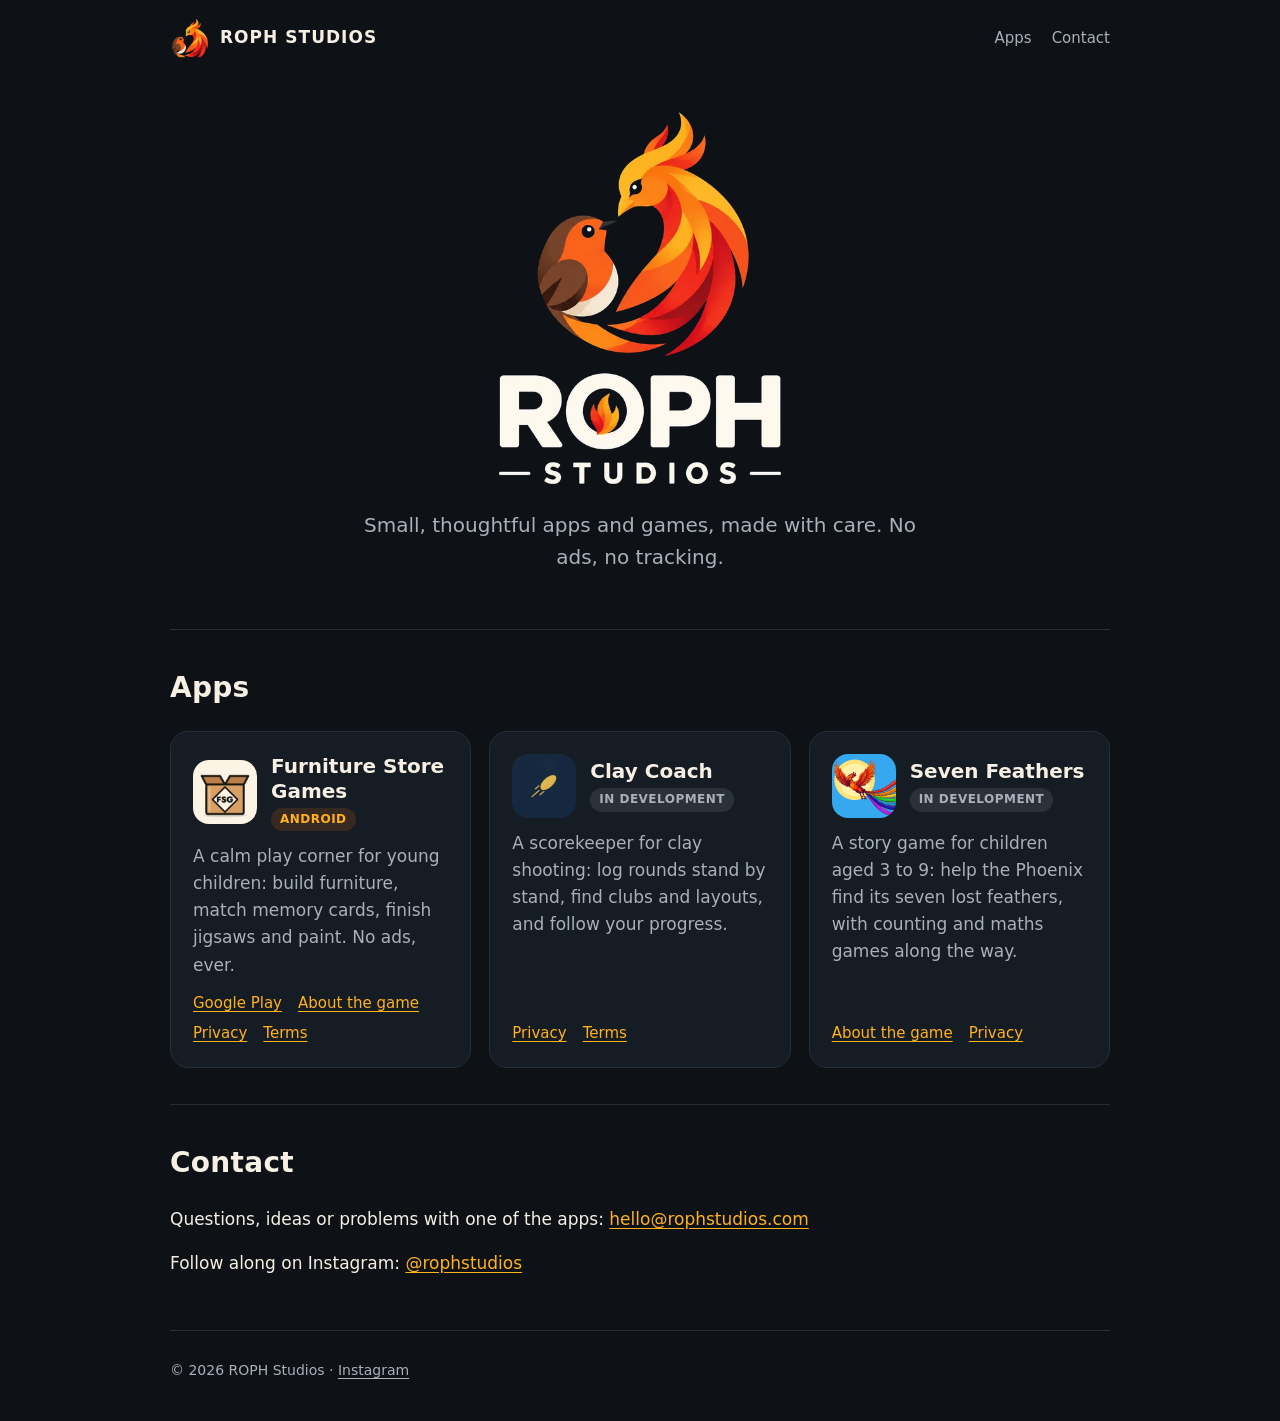
<file: index.html>
<!doctype html>
<html lang="en-GB">
<head>
  <meta charset="utf-8">
  <meta name="viewport" content="width=device-width, initial-scale=1">
  <title>ROPH Studios</title>
  <meta name="description" content="ROPH Studios makes small, thoughtful apps and games: Furniture Store Games, Clay Coach and Seven Feathers.">
  <meta property="og:type" content="website">
  <meta property="og:site_name" content="ROPH Studios">
  <meta property="og:title" content="ROPH Studios">
  <meta property="og:description" content="Small, thoughtful apps and games.">
  <meta property="og:url" content="https://rophstudios.com/">
  <meta property="og:image" content="https://rophstudios.com/assets/og-image.jpg">
  <meta property="og:image:width" content="1200">
  <meta property="og:image:height" content="630">
  <meta name="twitter:card" content="summary_large_image">
  <link rel="icon" href="/assets/favicon.png">
  <link rel="apple-touch-icon" href="/assets/apple-touch-icon.png">
  <link rel="stylesheet" href="/assets/site.css">
</head>
<body>
  <div class="wrap">
    <header class="site-head">
      <a class="brand" href="/"><img src="/assets/roph-emblem.webp" alt=""><span>ROPH STUDIOS</span></a>
      <nav><a href="#apps">Apps</a><a href="#contact">Contact</a></nav>
    </header>

    <div class="hero">
      <img src="/assets/roph-logo.webp" width="474" height="614" alt="ROPH Studios: a robin and a phoenix">
      <p>Small, thoughtful apps and games, made with care. No ads, no tracking.</p>
    </div>

    <section id="apps">
      <h2>Apps</h2>
      <div class="apps">
        <article class="app">
          <header>
            <img src="/assets/fsg-icon.png" alt="">
            <div><h3>Furniture Store Games</h3><span class="badge">Android</span></div>
          </header>
          <p>A calm play corner for young children: build furniture, match memory cards, finish jigsaws and paint. No ads, ever.</p>
          <div class="links"><a href="https://play.google.com/store/apps/details?id=com.rophstudios.furniture_store_games">Google Play</a><a href="/furniture-store-games/">About the game</a><a href="/furniture-store-games/privacy">Privacy</a><a href="/furniture-store-games/terms">Terms</a></div>
        </article>

        <article class="app">
          <header>
            <img src="/assets/clay-coach-icon.png" alt="">
            <div><h3>Clay Coach</h3><span class="badge wip">In development</span></div>
          </header>
          <p>A scorekeeper for clay shooting: log rounds stand by stand, find clubs and layouts, and follow your progress.</p>
          <div class="links"><a href="/clay-coach/privacy">Privacy</a><a href="/clay-coach/terms">Terms</a></div>
        </article>

        <article class="app">
          <header>
            <img src="/assets/seven-feathers-icon.png" alt="">
            <div><h3>Seven Feathers</h3><span class="badge wip">In development</span></div>
          </header>
          <p>A story game for children aged 3 to 9: help the Phoenix find its seven lost feathers, with counting and maths games along the way.</p>
          <div class="links"><a href="/seven-feathers/">About the game</a><a href="/seven-feathers/privacy">Privacy</a></div>
        </article>
      </div>
    </section>

    <section id="contact">
      <h2>Contact</h2>
      <p>Questions, ideas or problems with one of the apps: <a href="mailto:hello@rophstudios.com">hello@rophstudios.com</a></p>
      <p>Follow along on Instagram: <a href="https://www.instagram.com/rophstudios/">@rophstudios</a></p>
    </section>

    <footer>© 2026 ROPH Studios · <a href="https://www.instagram.com/rophstudios/">Instagram</a></footer>
  </div>
</body>
</html>
</file>
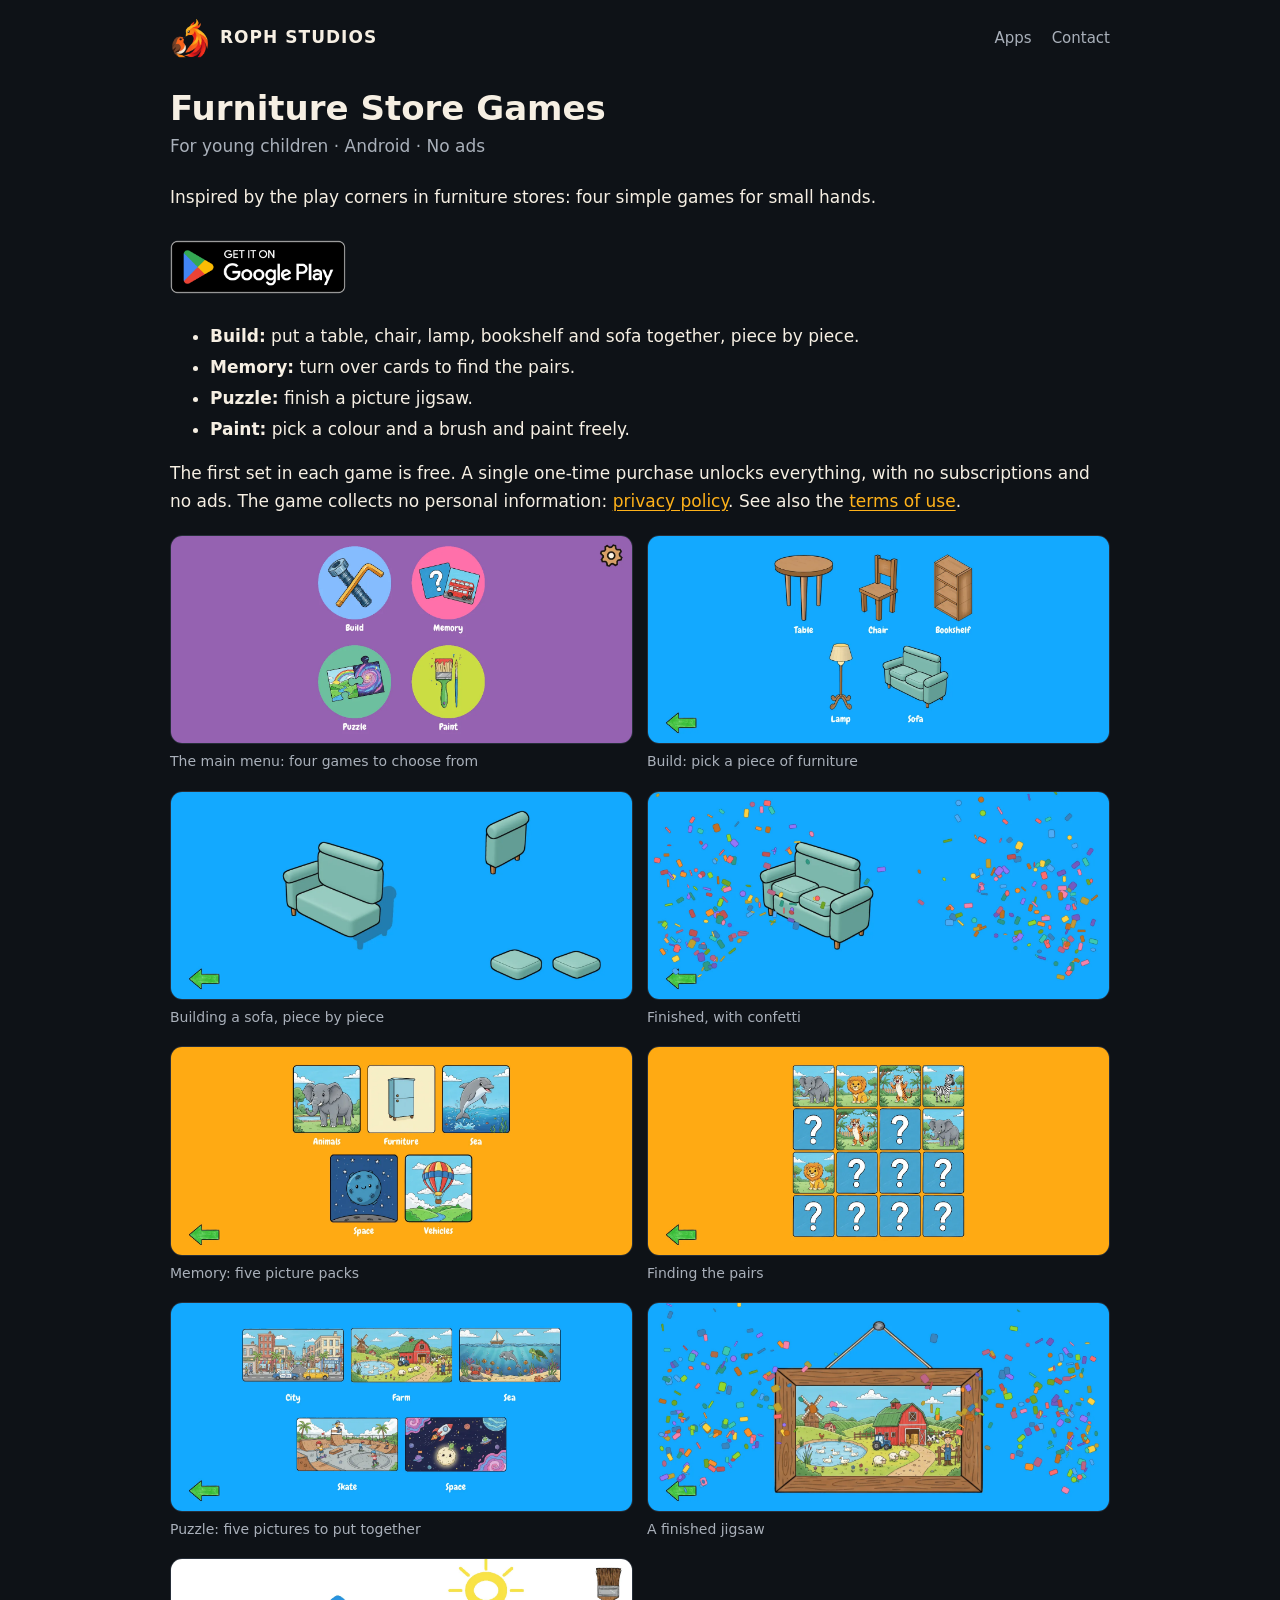
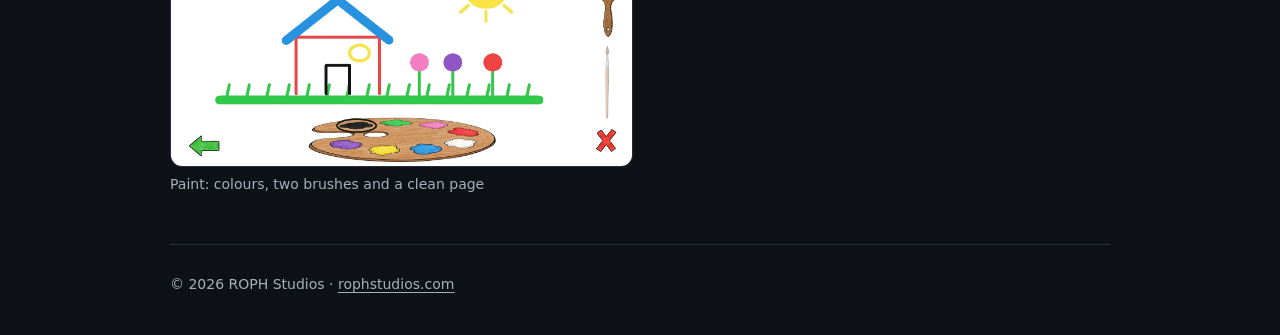
<file: furniture-store-games/index.html>
<!doctype html>
<html lang="en-GB">
<head>
  <meta charset="utf-8">
  <meta name="viewport" content="width=device-width, initial-scale=1">
  <title>Furniture Store Games</title>
  <meta name="description" content="A calm play corner for young children: build furniture, match memory cards, finish jigsaws and paint. No ads.">
  <meta property="og:type" content="website">
  <meta property="og:site_name" content="ROPH Studios">
  <meta property="og:title" content="Furniture Store Games">
  <meta property="og:description" content="A calm play corner for young children: build furniture, match memory cards, finish jigsaws and paint. No ads.">
  <meta property="og:url" content="https://rophstudios.com/furniture-store-games/">
  <meta property="og:image" content="https://rophstudios.com/assets/og-fsg.jpg">
  <meta property="og:image:width" content="1200">
  <meta property="og:image:height" content="630">
  <meta name="twitter:card" content="summary_large_image">
  <link rel="icon" href="/assets/favicon.png">
  <link rel="stylesheet" href="/assets/site.css">
</head>
<body>
  <div class="wrap">
    <header class="site-head">
      <a class="brand" href="/"><img src="/assets/roph-emblem.webp" alt=""><span>ROPH STUDIOS</span></a>
      <nav><a href="/#apps">Apps</a><a href="/#contact">Contact</a></nav>
    </header>

    <main class="doc" style="max-width: 980px">
      <h1>Furniture Store Games</h1>
      <p class="meta">For young children · Android · No ads</p>
      <p>Inspired by the play corners in furniture stores: four simple games for small hands.</p>
      <p class="store"><a href="https://play.google.com/store/apps/details?id=com.rophstudios.furniture_store_games"><img src="/assets/google-play-badge.png" width="646" height="250" alt="Get it on Google Play"></a></p>
      <ul>
        <li><strong>Build:</strong> put a table, chair, lamp, bookshelf and sofa together, piece by piece.</li>
        <li><strong>Memory:</strong> turn over cards to find the pairs.</li>
        <li><strong>Puzzle:</strong> finish a picture jigsaw.</li>
        <li><strong>Paint:</strong> pick a colour and a brush and paint freely.</li>
      </ul>
      <p>The first set in each game is free. A single one-time purchase unlocks everything, with no
        subscriptions and no ads. The game collects no personal information:
        <a href="/furniture-store-games/privacy">privacy policy</a>. See also the
        <a href="/furniture-store-games/terms">terms of use</a>.</p>

      <div class="shots">
        <figure><img src="/assets/fsg/menu.webp" width="1600" height="720" loading="lazy" alt="The main menu: four games to choose from"><figcaption>The main menu: four games to choose from</figcaption></figure>
        <figure><img src="/assets/fsg/build-select.webp" width="1600" height="720" loading="lazy" alt="Build: pick a piece of furniture"><figcaption>Build: pick a piece of furniture</figcaption></figure>
        <figure><img src="/assets/fsg/build-progress.webp" width="1600" height="720" loading="lazy" alt="Building a sofa, piece by piece"><figcaption>Building a sofa, piece by piece</figcaption></figure>
        <figure><img src="/assets/fsg/build-done.webp" width="1600" height="720" loading="lazy" alt="Finished, with confetti"><figcaption>Finished, with confetti</figcaption></figure>
        <figure><img src="/assets/fsg/memory-select.webp" width="1600" height="720" loading="lazy" alt="Memory: five picture packs"><figcaption>Memory: five picture packs</figcaption></figure>
        <figure><img src="/assets/fsg/memory.webp" width="1600" height="720" loading="lazy" alt="Finding the pairs"><figcaption>Finding the pairs</figcaption></figure>
        <figure><img src="/assets/fsg/puzzle-select.webp" width="1600" height="720" loading="lazy" alt="Puzzle: five pictures to put together"><figcaption>Puzzle: five pictures to put together</figcaption></figure>
        <figure><img src="/assets/fsg/puzzle-done.webp" width="1600" height="720" loading="lazy" alt="A finished jigsaw"><figcaption>A finished jigsaw</figcaption></figure>
        <figure><img src="/assets/fsg/paint.webp" width="1600" height="720" loading="lazy" alt="Paint: colours, two brushes and a clean page"><figcaption>Paint: colours, two brushes and a clean page</figcaption></figure>
      </div>
    </main>

    <footer>© 2026 ROPH Studios · <a href="/">rophstudios.com</a></footer>
  </div>
</body>
</html>
</file>
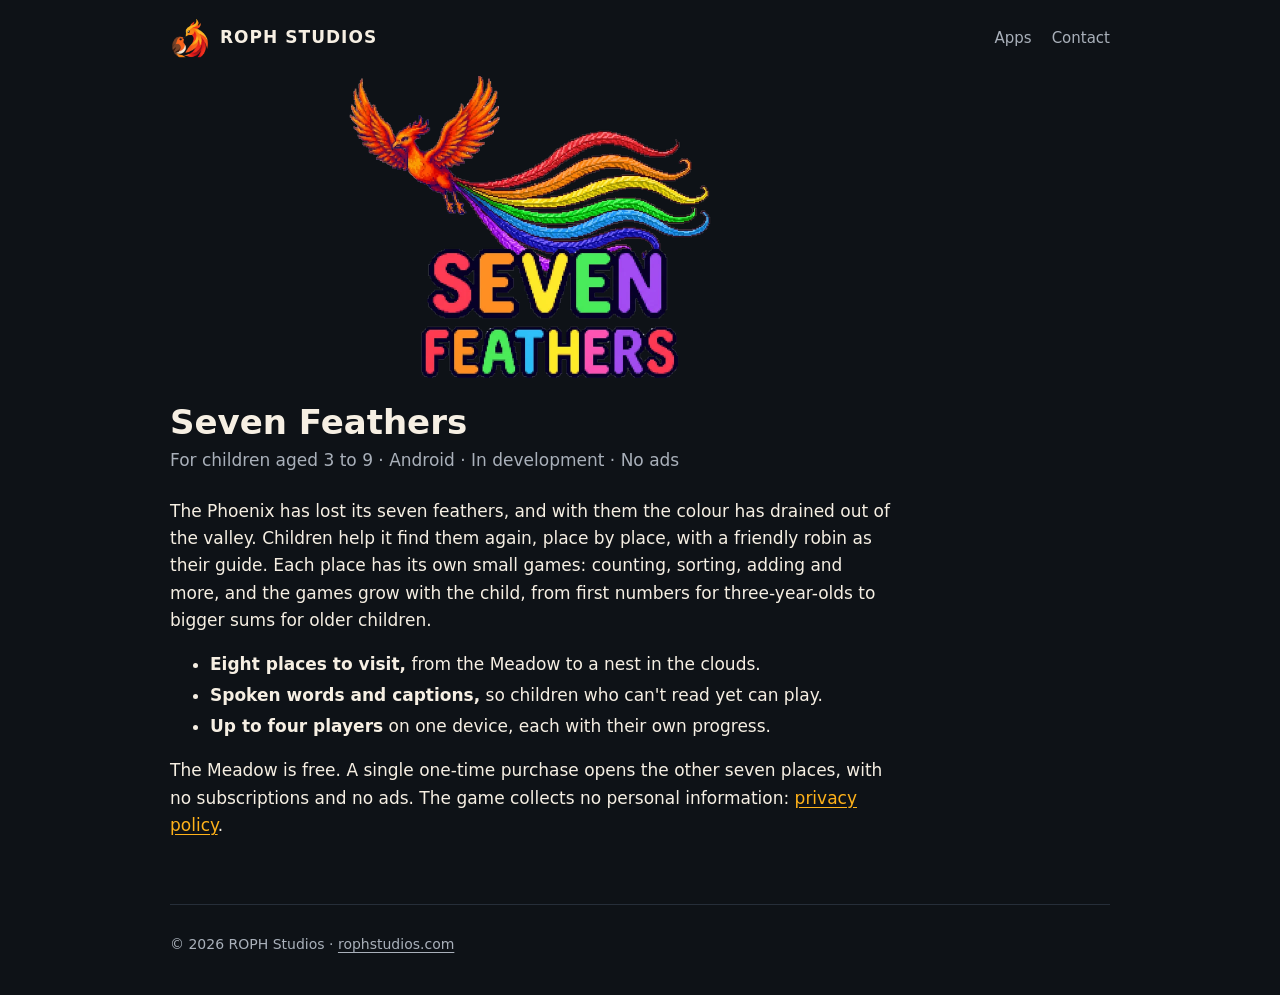
<file: seven-feathers/index.html>
<!doctype html>
<html lang="en-GB">
<head>
  <meta charset="utf-8">
  <meta name="viewport" content="width=device-width, initial-scale=1">
  <title>Seven Feathers</title>
  <meta name="description" content="A story game for children aged 3 to 9: help the Phoenix find its seven lost feathers, with counting and maths games along the way. No ads.">
  <meta property="og:type" content="website">
  <meta property="og:site_name" content="ROPH Studios">
  <meta property="og:title" content="Seven Feathers">
  <meta property="og:description" content="A story game for children aged 3 to 9: help the Phoenix find its seven lost feathers. No ads.">
  <meta property="og:url" content="https://rophstudios.com/seven-feathers/">
  <meta property="og:image" content="https://rophstudios.com/assets/og-image.jpg">
  <meta property="og:image:width" content="1200">
  <meta property="og:image:height" content="630">
  <meta name="twitter:card" content="summary_large_image">
  <link rel="icon" href="/assets/favicon.png">
  <link rel="stylesheet" href="/assets/site.css">
</head>
<body>
  <div class="wrap">
    <header class="site-head">
      <a class="brand" href="/"><img src="/assets/roph-emblem.webp" alt=""><span>ROPH STUDIOS</span></a>
      <nav><a href="/#apps">Apps</a><a href="/#contact">Contact</a></nav>
    </header>

    <main class="doc">
      <img src="/assets/seven-feathers-logo.webp" width="400" height="302" alt="Seven Feathers: a phoenix with a rainbow tail" style="display:block;margin:0 auto 1.5rem;max-width:100%;height:auto">
      <h1>Seven Feathers</h1>
      <p class="meta">For children aged 3 to 9 · Android · In development · No ads</p>
      <p>The Phoenix has lost its seven feathers, and with them the colour has drained out of the valley.
        Children help it find them again, place by place, with a friendly robin as their guide. Each
        place has its own small games: counting, sorting, adding and more, and the games grow with the
        child, from first numbers for three-year-olds to bigger sums for older children.</p>
      <ul>
        <li><strong>Eight places to visit,</strong> from the Meadow to a nest in the clouds.</li>
        <li><strong>Spoken words and captions,</strong> so children who can't read yet can play.</li>
        <li><strong>Up to four players</strong> on one device, each with their own progress.</li>
      </ul>
      <p>The Meadow is free. A single one-time purchase opens the other seven places, with no
        subscriptions and no ads. The game collects no personal information:
        <a href="/seven-feathers/privacy">privacy policy</a>.</p>
    </main>

    <footer>© 2026 ROPH Studios · <a href="/">rophstudios.com</a></footer>
  </div>
</body>
</html>
</file>
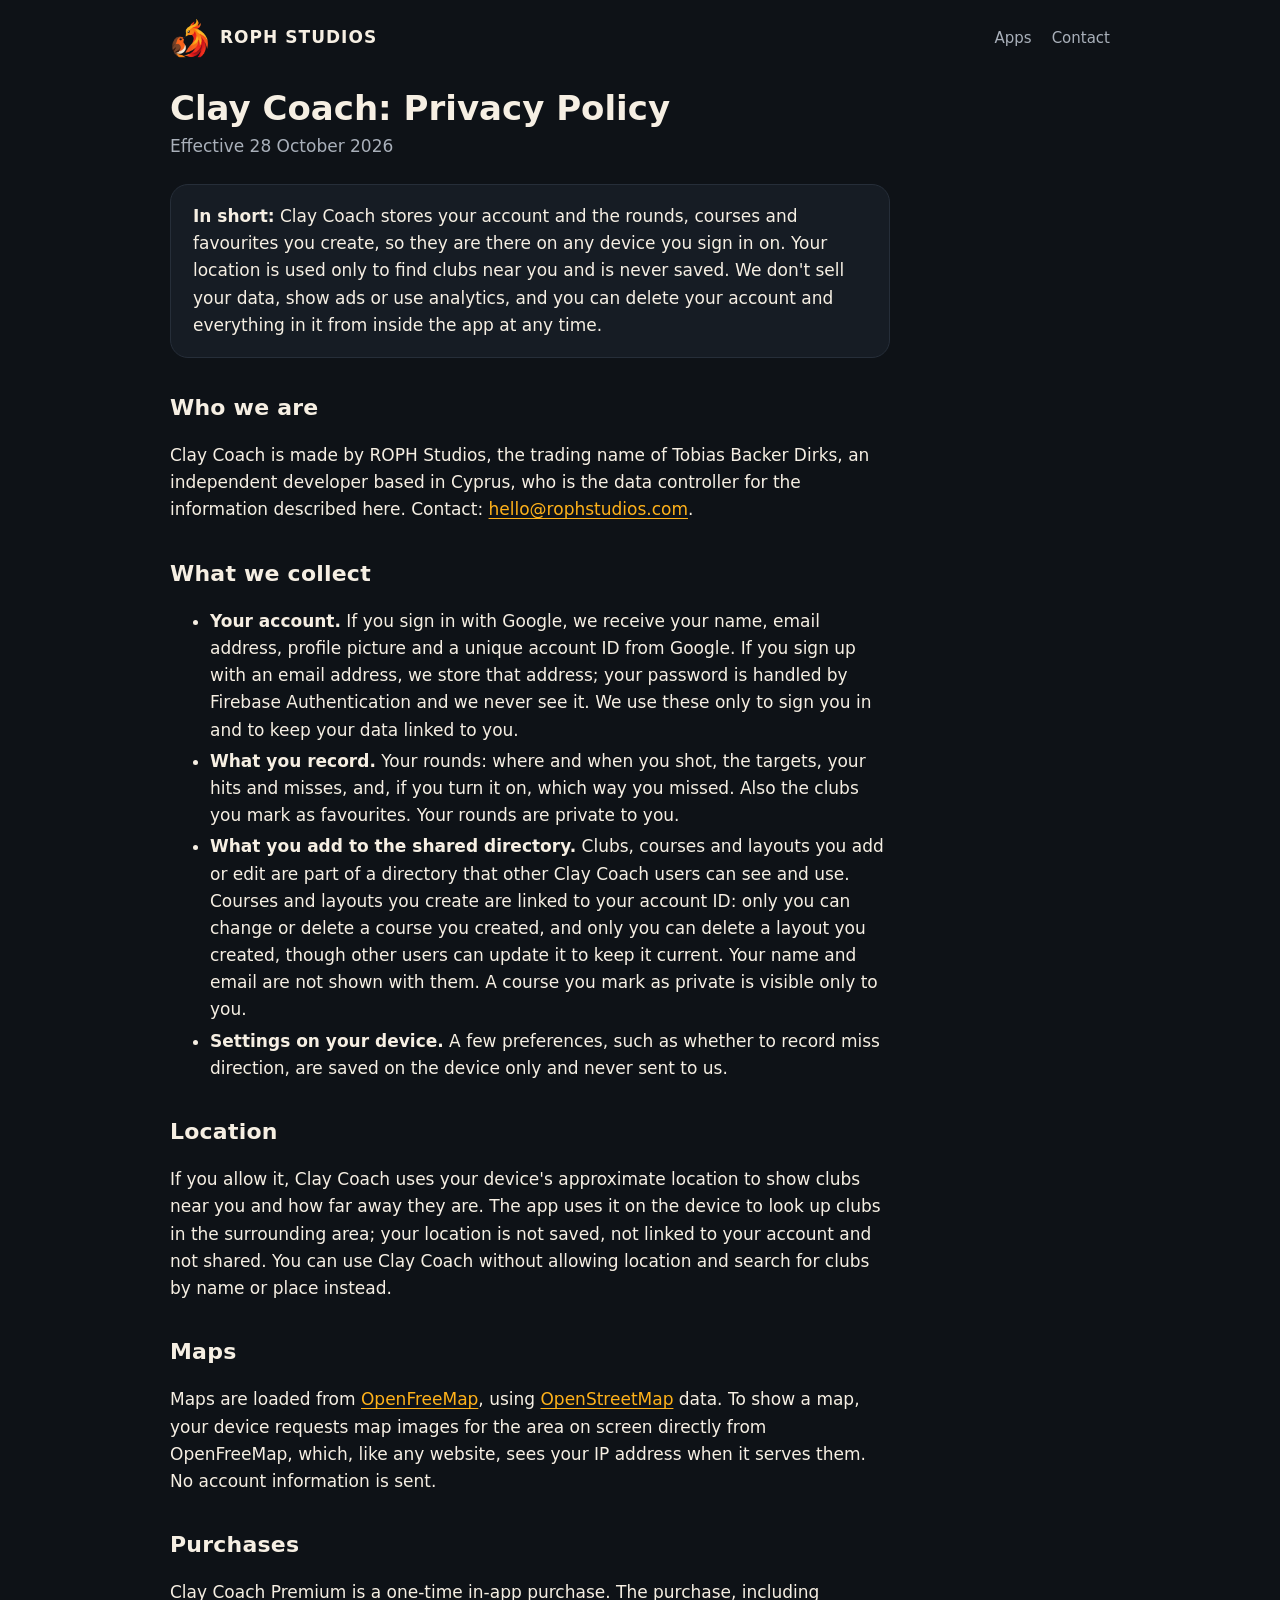
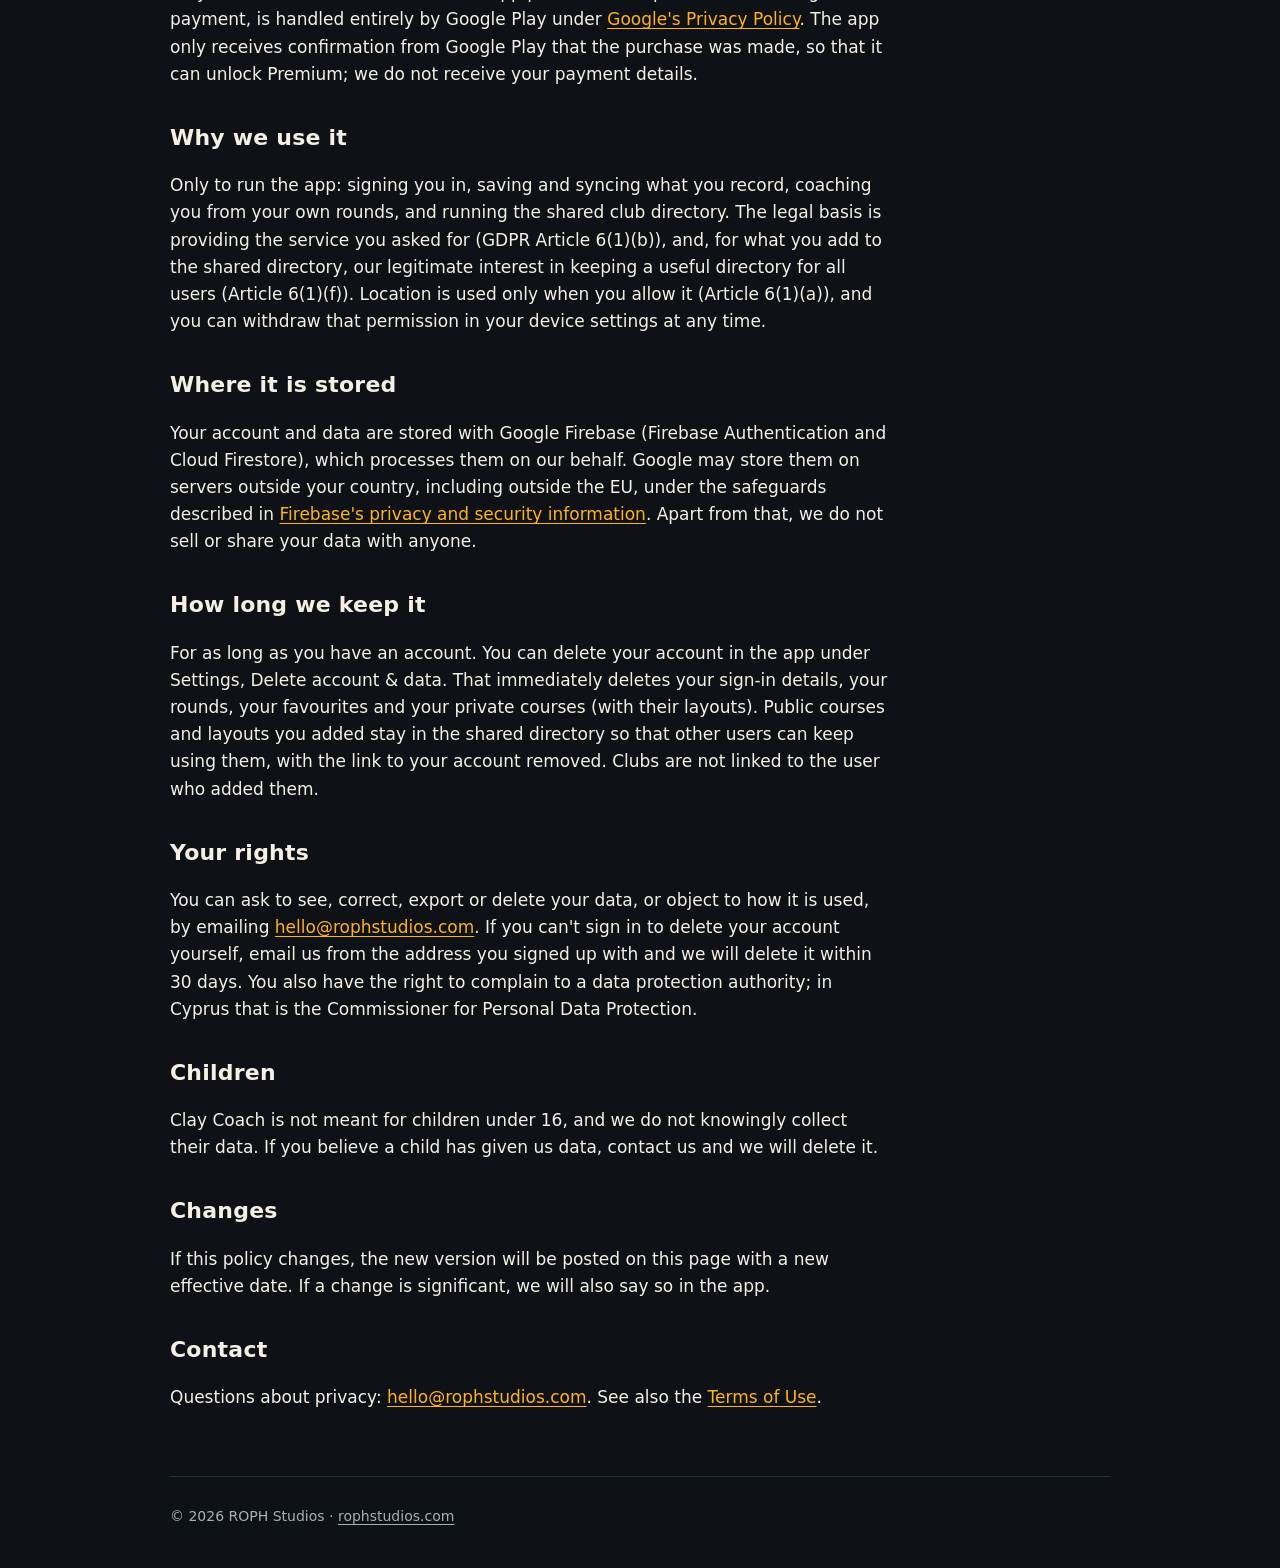
<file: clay-coach/privacy.html>
<!doctype html>
<html lang="en-GB">
<head>
  <meta charset="utf-8">
  <meta name="viewport" content="width=device-width, initial-scale=1">
  <title>Clay Coach: Privacy Policy</title>
  <meta property="og:type" content="website">
  <meta property="og:site_name" content="ROPH Studios">
  <meta property="og:title" content="Clay Coach: Privacy Policy">
  <meta property="og:description" content="What Clay Coach stores, why, who processes it, and how to have it deleted. No ads, no analytics, no selling data.">
  <meta property="og:url" content="https://rophstudios.com/clay-coach/privacy">
  <meta property="og:image" content="https://rophstudios.com/assets/og-image.jpg">
  <meta property="og:image:width" content="1200">
  <meta property="og:image:height" content="630">
  <meta name="twitter:card" content="summary_large_image">
  <link rel="icon" href="/assets/favicon.png">
  <link rel="stylesheet" href="/assets/site.css">
</head>
<body>
  <div class="wrap">
    <header class="site-head">
      <a class="brand" href="/"><img src="/assets/roph-emblem.webp" alt=""><span>ROPH STUDIOS</span></a>
      <nav><a href="/#apps">Apps</a><a href="/#contact">Contact</a></nav>
    </header>

    <main class="doc">
      <h1>Clay Coach: Privacy Policy</h1>
      <p class="meta">Effective 28 October 2026</p>

      <div class="card">
        <strong>In short:</strong> Clay Coach stores your account and the rounds, courses and favourites you
        create, so they are there on any device you sign in on. Your location is used only to find clubs near
        you and is never saved. We don't sell your data, show ads or use analytics, and you can delete your
        account and everything in it from inside the app at any time.
      </div>

      <h2>Who we are</h2>
      <p>Clay Coach is made by ROPH Studios, the trading name of Tobias Backer Dirks, an independent
        developer based in Cyprus, who is the data controller for the information described here. Contact:
        <a href="mailto:hello@rophstudios.com">hello@rophstudios.com</a>.</p>

      <h2>What we collect</h2>
      <ul>
        <li><strong>Your account.</strong> If you sign in with Google, we receive your name, email address,
          profile picture and a unique account ID from Google. If you sign up with an email address, we store
          that address; your password is handled by Firebase Authentication and we never see it. We use these
          only to sign you in and to keep your data linked to you.</li>
        <li><strong>What you record.</strong> Your rounds: where and when you shot, the targets, your hits
          and misses, and, if you turn it on, which way you missed. Also the clubs you mark as favourites.
          Your rounds are private to you.</li>
        <li><strong>What you add to the shared directory.</strong> Clubs, courses and layouts you add or edit
          are part of a directory that other Clay Coach users can see and use. Courses and layouts you create
          are linked to your account ID: only you can change or delete a course you created, and only you can
          delete a layout you created, though other users can update it to keep it current. Your name and
          email are not shown with them. A course you mark as private is visible only to you.</li>
        <li><strong>Settings on your device.</strong> A few preferences, such as whether to record miss
          direction, are saved on the device only and never sent to us.</li>
      </ul>

      <h2>Location</h2>
      <p>If you allow it, Clay Coach uses your device's approximate location to show clubs near you and how far
        away they are. The app uses it on the device to look up clubs in the surrounding area; your location
        is not saved, not linked to your account and not shared. You can use Clay Coach without allowing
        location and search for clubs by name or place instead.</p>

      <h2>Maps</h2>
      <p>Maps are loaded from <a href="https://openfreemap.org">OpenFreeMap</a>, using
        <a href="https://www.openstreetmap.org/copyright">OpenStreetMap</a> data. To show a map, your device
        requests map images for the area on screen directly from OpenFreeMap, which, like any website, sees
        your IP address when it serves them. No account information is sent.</p>

      <h2>Purchases</h2>
      <p>Clay Coach Premium is a one-time in-app purchase. The purchase, including payment, is handled
        entirely by Google Play under <a href="https://policies.google.com/privacy">Google's Privacy
        Policy</a>. The app only receives confirmation from Google Play that the purchase was made, so that it
        can unlock Premium; we do not receive your payment details.</p>

      <h2>Why we use it</h2>
      <p>Only to run the app: signing you in, saving and syncing what you record, coaching you from your own
        rounds, and running the shared club directory. The legal basis is providing the service you asked for
        (GDPR Article 6(1)(b)), and, for what you add to the shared directory, our legitimate interest in
        keeping a useful directory for all users (Article 6(1)(f)). Location is used only when you allow it
        (Article 6(1)(a)), and you can withdraw that permission in your device settings at any time.</p>

      <h2>Where it is stored</h2>
      <p>Your account and data are stored with Google Firebase (Firebase Authentication and Cloud Firestore),
        which processes them on our behalf. Google may store them on servers outside your country, including
        outside the EU, under the safeguards described in
        <a href="https://firebase.google.com/support/privacy">Firebase's privacy and security
        information</a>. Apart from that, we do not sell or share your data with anyone.</p>

      <h2>How long we keep it</h2>
      <p>For as long as you have an account. You can delete your account in the app under Settings, Delete
        account &amp; data. That immediately deletes your sign-in details, your rounds, your favourites and
        your private courses (with their layouts). Public courses and layouts you added stay in the shared
        directory so that other users can keep using them, with the link to your account removed. Clubs are
        not linked to the user who added them.</p>

      <h2>Your rights</h2>
      <p>You can ask to see, correct, export or delete your data, or object to how it is used, by emailing
        <a href="mailto:hello@rophstudios.com">hello@rophstudios.com</a>. If you can't sign in to delete your
        account yourself, email us from the address you signed up with and we will delete it within 30 days.
        You also have the right to complain to a data protection authority; in Cyprus that is the Commissioner
        for Personal Data Protection.</p>

      <h2>Children</h2>
      <p>Clay Coach is not meant for children under 16, and we do not knowingly collect their data. If you
        believe a child has given us data, contact us and we will delete it.</p>

      <h2>Changes</h2>
      <p>If this policy changes, the new version will be posted on this page with a new effective date. If a
        change is significant, we will also say so in the app.</p>

      <h2>Contact</h2>
      <p>Questions about privacy: <a href="mailto:hello@rophstudios.com">hello@rophstudios.com</a>. See also
        the <a href="/clay-coach/terms">Terms of Use</a>.</p>
    </main>

    <footer>© 2026 ROPH Studios · <a href="/">rophstudios.com</a></footer>
  </div>
</body>
</html>
</file>
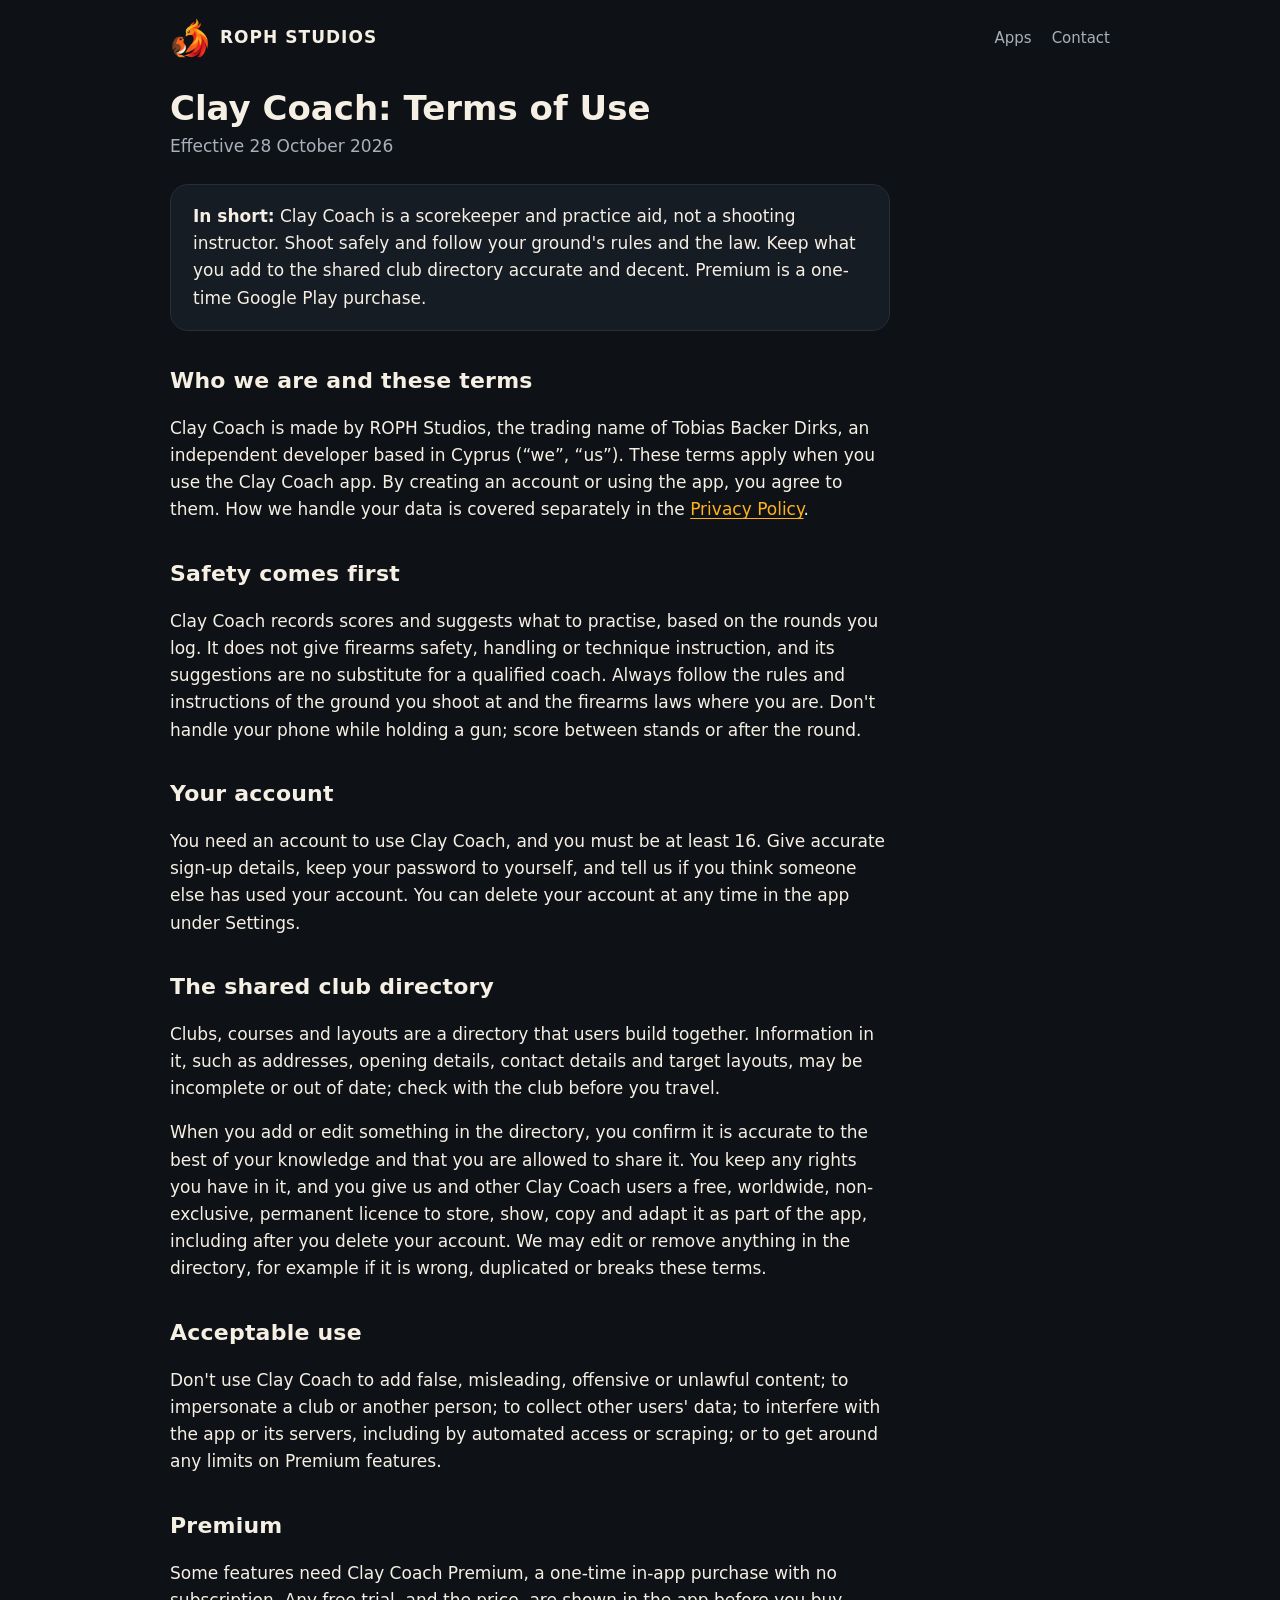
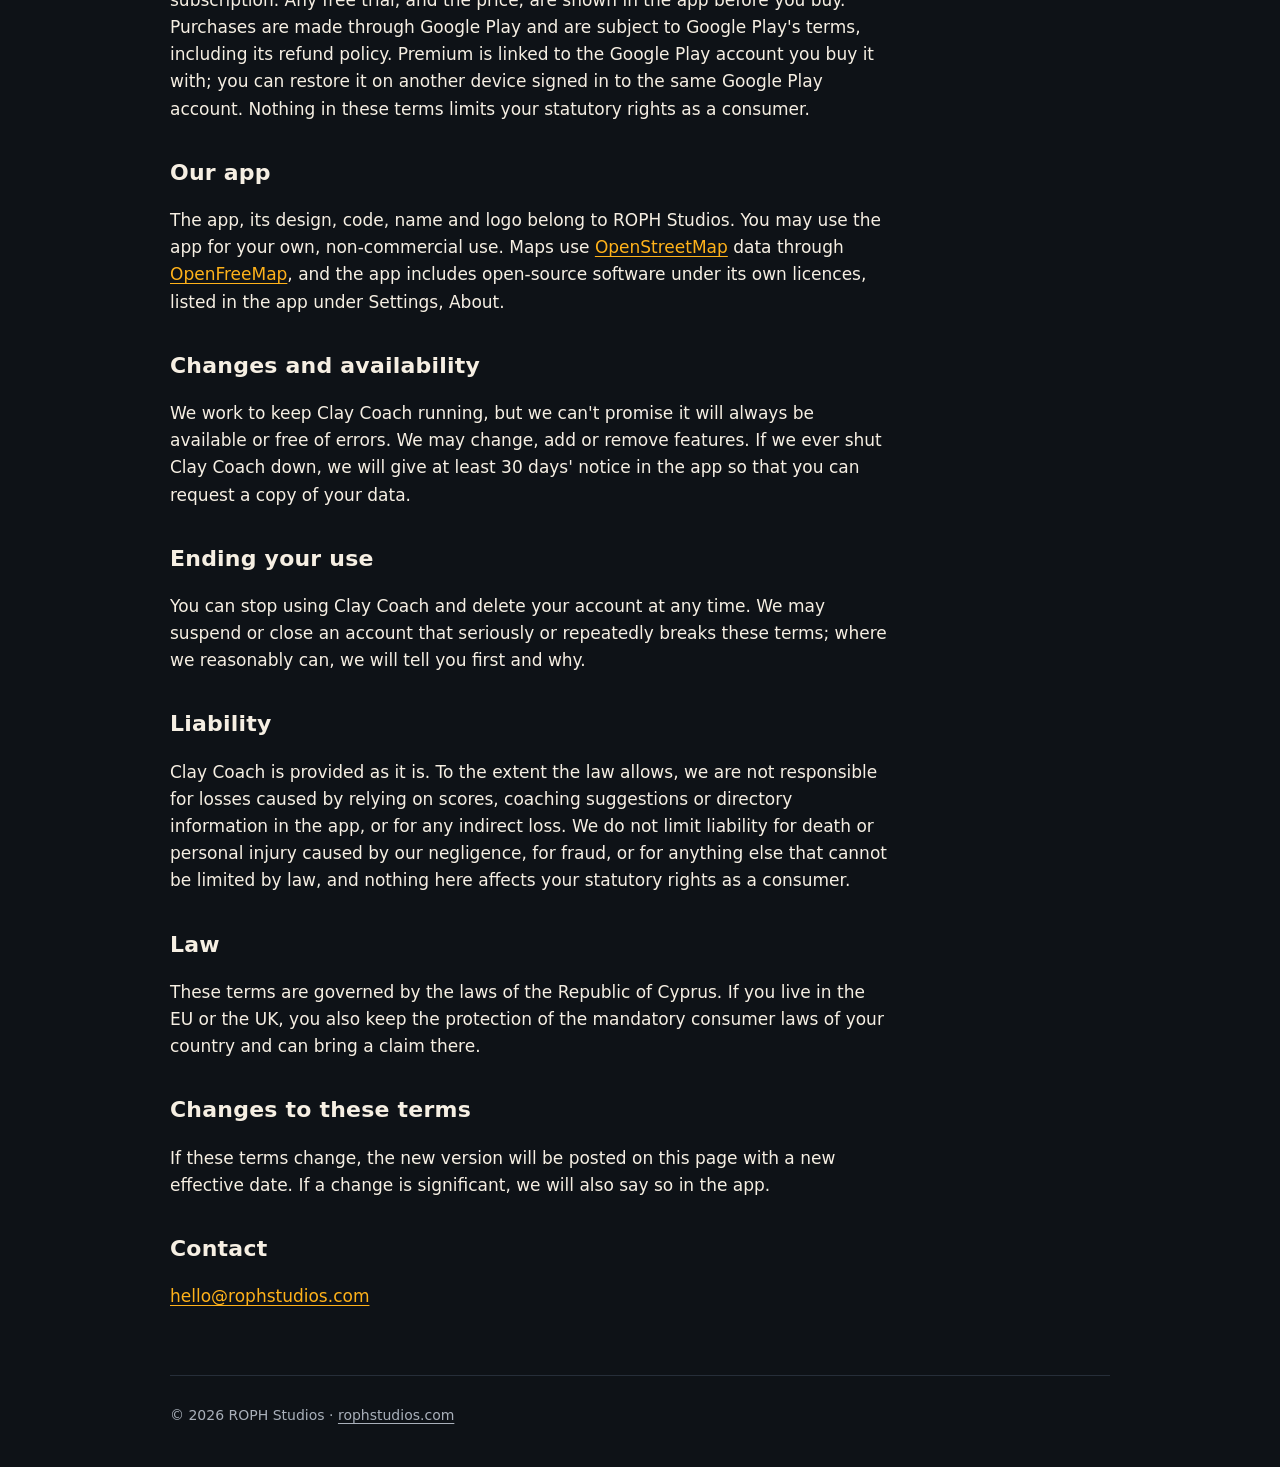
<file: clay-coach/terms.html>
<!doctype html>
<html lang="en-GB">
<head>
  <meta charset="utf-8">
  <meta name="viewport" content="width=device-width, initial-scale=1">
  <title>Clay Coach: Terms of Use</title>
  <meta property="og:type" content="website">
  <meta property="og:site_name" content="ROPH Studios">
  <meta property="og:title" content="Clay Coach: Terms of Use">
  <meta property="og:description" content="The terms for using Clay Coach: your account, the shared club directory, Premium, and safety.">
  <meta property="og:url" content="https://rophstudios.com/clay-coach/terms">
  <meta property="og:image" content="https://rophstudios.com/assets/og-image.jpg">
  <meta property="og:image:width" content="1200">
  <meta property="og:image:height" content="630">
  <meta name="twitter:card" content="summary_large_image">
  <link rel="icon" href="/assets/favicon.png">
  <link rel="stylesheet" href="/assets/site.css">
</head>
<body>
  <div class="wrap">
    <header class="site-head">
      <a class="brand" href="/"><img src="/assets/roph-emblem.webp" alt=""><span>ROPH STUDIOS</span></a>
      <nav><a href="/#apps">Apps</a><a href="/#contact">Contact</a></nav>
    </header>

    <main class="doc">
      <h1>Clay Coach: Terms of Use</h1>
      <p class="meta">Effective 28 October 2026</p>

      <div class="card">
        <strong>In short:</strong> Clay Coach is a scorekeeper and practice aid, not a shooting instructor.
        Shoot safely and follow your ground's rules and the law. Keep what you add to the shared club directory
        accurate and decent. Premium is a one-time Google Play purchase.
      </div>

      <h2>Who we are and these terms</h2>
      <p>Clay Coach is made by ROPH Studios, the trading name of Tobias Backer Dirks, an independent developer
        based in Cyprus (“we”, “us”). These terms apply when you use the Clay Coach app. By creating an account
        or using the app, you agree to them. How we handle your data is covered separately in the
        <a href="/clay-coach/privacy">Privacy Policy</a>.</p>

      <h2>Safety comes first</h2>
      <p>Clay Coach records scores and suggests what to practise, based on the rounds you log. It does not give
        firearms safety, handling or technique instruction, and its suggestions are no substitute for a
        qualified coach. Always follow the rules and instructions of the ground you shoot at and the firearms
        laws where you are. Don't handle your phone while holding a gun; score between stands or after the
        round.</p>

      <h2>Your account</h2>
      <p>You need an account to use Clay Coach, and you must be at least 16. Give accurate sign-up details,
        keep your password to yourself, and tell us if you think someone else has used your account. You can
        delete your account at any time in the app under Settings.</p>

      <h2>The shared club directory</h2>
      <p>Clubs, courses and layouts are a directory that users build together. Information in it, such as
        addresses, opening details, contact details and target layouts, may be incomplete or out of date;
        check with the club before you travel.</p>
      <p>When you add or edit something in the directory, you confirm it is accurate to the best of your
        knowledge and that you are allowed to share it. You keep any rights you have in it, and you give us
        and other Clay Coach users a free, worldwide, non-exclusive, permanent licence to store, show, copy
        and adapt it as part of the app, including after you delete your account. We may edit or remove
        anything in the directory, for example if it is wrong, duplicated or breaks these terms.</p>

      <h2>Acceptable use</h2>
      <p>Don't use Clay Coach to add false, misleading, offensive or unlawful content; to impersonate a club or
        another person; to collect other users' data; to interfere with the app or its servers, including by
        automated access or scraping; or to get around any limits on Premium features.</p>

      <h2>Premium</h2>
      <p>Some features need Clay Coach Premium, a one-time in-app purchase with no subscription. Any free trial,
        and the price, are shown in the app before you buy. Purchases are made through Google Play and are
        subject to Google Play's terms, including its refund policy. Premium is linked to the Google Play
        account you buy it with; you can restore it on another device signed in to the same Google Play
        account. Nothing in these terms limits your statutory rights as a consumer.</p>

      <h2>Our app</h2>
      <p>The app, its design, code, name and logo belong to ROPH Studios. You may use the app for your own,
        non-commercial use. Maps use <a href="https://www.openstreetmap.org/copyright">OpenStreetMap</a> data
        through <a href="https://openfreemap.org">OpenFreeMap</a>, and the app includes open-source software
        under its own licences, listed in the app under Settings, About.</p>

      <h2>Changes and availability</h2>
      <p>We work to keep Clay Coach running, but we can't promise it will always be available or free of
        errors. We may change, add or remove features. If we ever shut Clay Coach down, we will give at least
        30 days' notice in the app so that you can request a copy of your data.</p>

      <h2>Ending your use</h2>
      <p>You can stop using Clay Coach and delete your account at any time. We may suspend or close an account
        that seriously or repeatedly breaks these terms; where we reasonably can, we will tell you first and
        why.</p>

      <h2>Liability</h2>
      <p>Clay Coach is provided as it is. To the extent the law allows, we are not responsible for losses
        caused by relying on scores, coaching suggestions or directory information in the app, or for any
        indirect loss. We do not limit liability for death or personal injury caused by our negligence, for
        fraud, or for anything else that cannot be limited by law, and nothing here affects your statutory
        rights as a consumer.</p>

      <h2>Law</h2>
      <p>These terms are governed by the laws of the Republic of Cyprus. If you live in the EU or the UK, you
        also keep the protection of the mandatory consumer laws of your country and can bring a claim
        there.</p>

      <h2>Changes to these terms</h2>
      <p>If these terms change, the new version will be posted on this page with a new effective date. If a
        change is significant, we will also say so in the app.</p>

      <h2>Contact</h2>
      <p><a href="mailto:hello@rophstudios.com">hello@rophstudios.com</a></p>
    </main>

    <footer>© 2026 ROPH Studios · <a href="/">rophstudios.com</a></footer>
  </div>
</body>
</html>
</file>
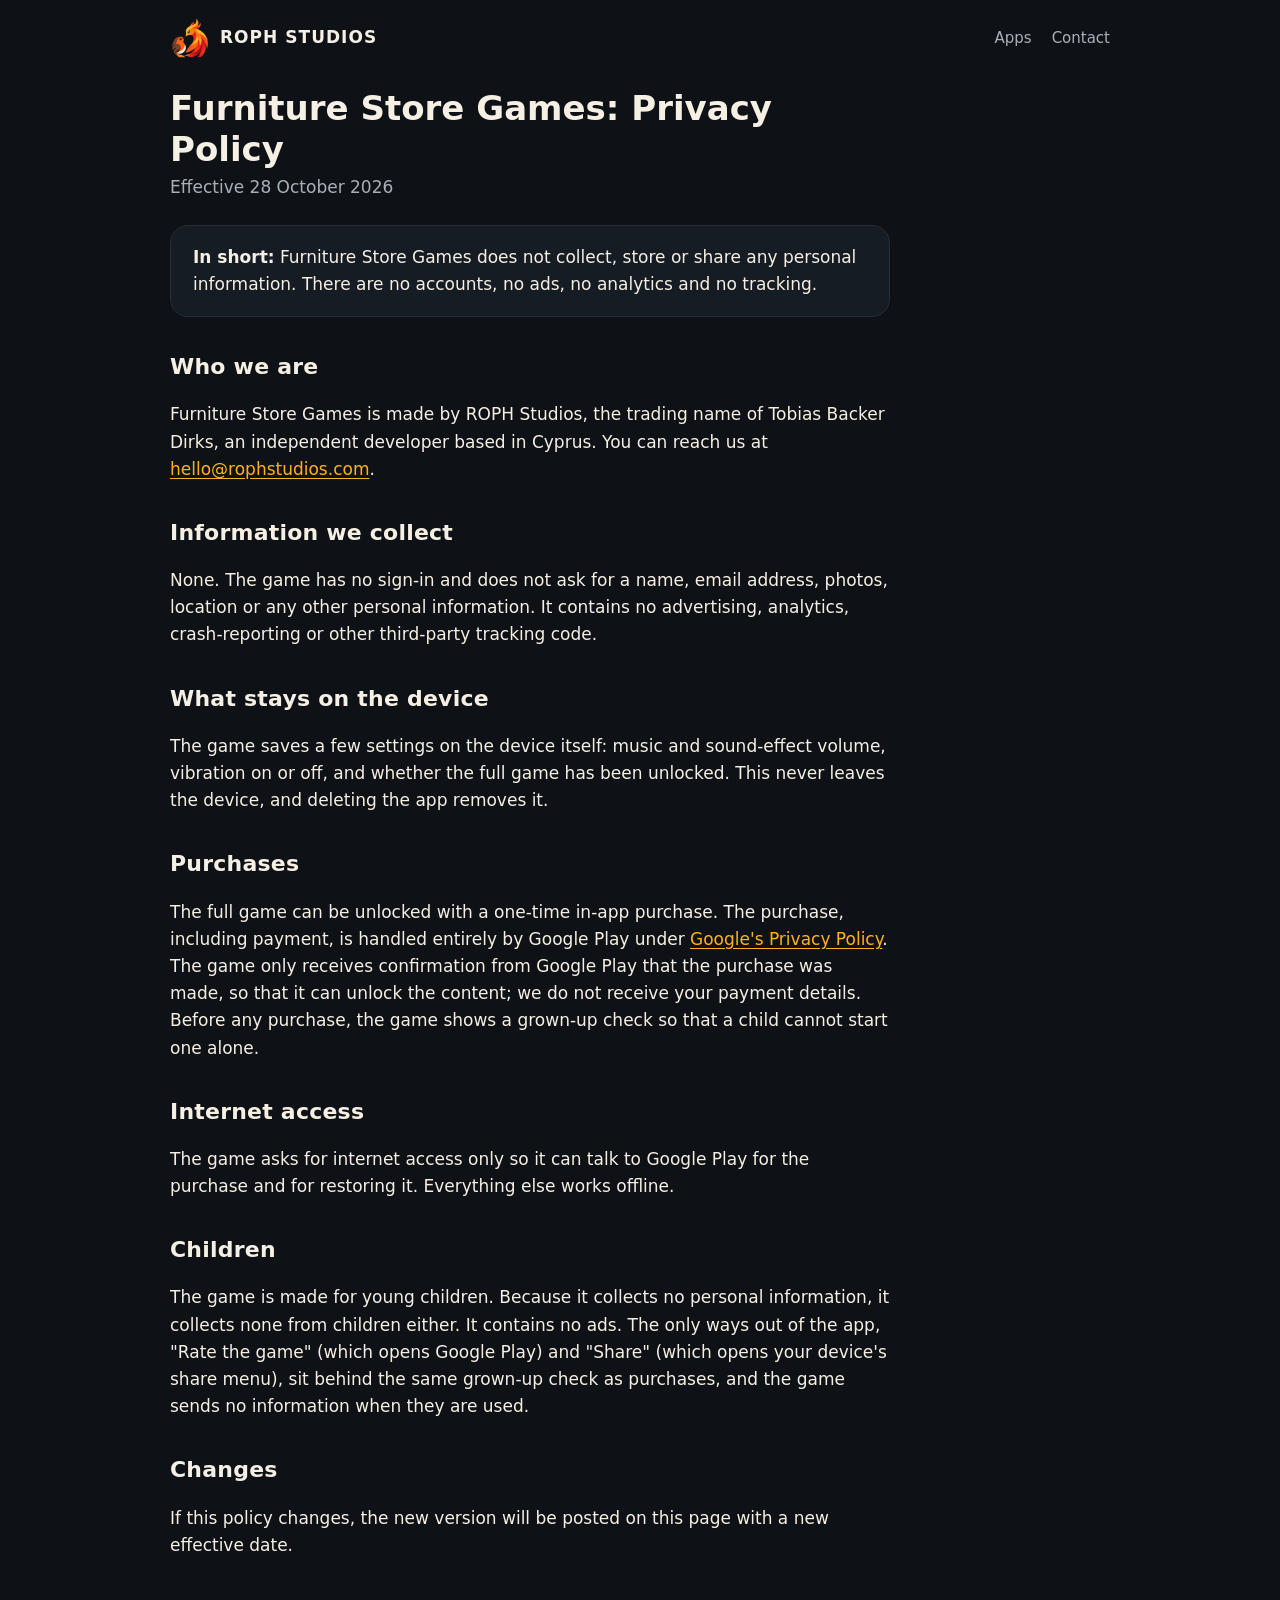
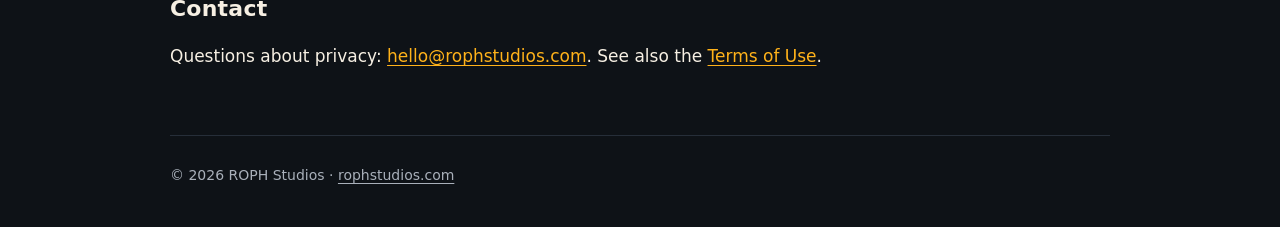
<file: furniture-store-games/privacy.html>
<!doctype html>
<html lang="en-GB">
<head>
  <meta charset="utf-8">
  <meta name="viewport" content="width=device-width, initial-scale=1">
  <title>Furniture Store Games: Privacy Policy</title>
  <meta property="og:type" content="website">
  <meta property="og:site_name" content="ROPH Studios">
  <meta property="og:title" content="Furniture Store Games: Privacy Policy">
  <meta property="og:description" content="Furniture Store Games collects no personal information: no accounts, ads, analytics or tracking.">
  <meta property="og:url" content="https://rophstudios.com/furniture-store-games/privacy">
  <meta property="og:image" content="https://rophstudios.com/assets/og-image.jpg">
  <meta property="og:image:width" content="1200">
  <meta property="og:image:height" content="630">
  <meta name="twitter:card" content="summary_large_image">
  <link rel="icon" href="/assets/favicon.png">
  <link rel="stylesheet" href="/assets/site.css">
</head>
<body>
  <div class="wrap">
    <header class="site-head">
      <a class="brand" href="/"><img src="/assets/roph-emblem.webp" alt=""><span>ROPH STUDIOS</span></a>
      <nav><a href="/#apps">Apps</a><a href="/#contact">Contact</a></nav>
    </header>

    <main class="doc">
      <h1>Furniture Store Games: Privacy Policy</h1>
      <p class="meta">Effective 28 October 2026</p>

      <div class="card">
        <strong>In short:</strong> Furniture Store Games does not collect, store or share any personal
        information. There are no accounts, no ads, no analytics and no tracking.
      </div>

      <h2>Who we are</h2>
      <p>Furniture Store Games is made by ROPH Studios, the trading name of Tobias Backer Dirks, an
        independent developer based in Cyprus. You can reach us at
        <a href="mailto:hello@rophstudios.com">hello@rophstudios.com</a>.</p>

      <h2>Information we collect</h2>
      <p>None. The game has no sign-in and does not ask for a name, email address, photos, location or
        any other personal information. It contains no advertising, analytics, crash-reporting or other
        third-party tracking code.</p>

      <h2>What stays on the device</h2>
      <p>The game saves a few settings on the device itself: music and sound-effect volume, vibration on
        or off, and whether the full game has been unlocked. This never leaves the device, and deleting the app removes it.</p>

      <h2>Purchases</h2>
      <p>The full game can be unlocked with a one-time in-app purchase. The purchase, including payment, is
        handled entirely by Google Play under
        <a href="https://policies.google.com/privacy">Google's Privacy Policy</a>. The game only receives
        confirmation from Google Play that the purchase was made, so that it can unlock the content; we do
        not receive your payment details. Before any purchase, the game shows a grown-up check so that a
        child cannot start one alone.</p>

      <h2>Internet access</h2>
      <p>The game asks for internet access only so it can talk to Google Play for the purchase and for
        restoring it. Everything else works offline.</p>

      <h2>Children</h2>
      <p>The game is made for young children. Because it collects no personal information, it collects none
        from children either. It contains no ads. The only ways out of the app, "Rate the game" (which opens
        Google Play) and "Share" (which opens your device's share menu), sit behind the same grown-up check
        as purchases, and the game sends no information when they are used.</p>

      <h2>Changes</h2>
      <p>If this policy changes, the new version will be posted on this page with a new effective date.</p>

      <h2>Contact</h2>
      <p>Questions about privacy: <a href="mailto:hello@rophstudios.com">hello@rophstudios.com</a>. See also
        the <a href="/furniture-store-games/terms">Terms of Use</a>.</p>
    </main>

    <footer>© 2026 ROPH Studios · <a href="/">rophstudios.com</a></footer>
  </div>
</body>
</html>
</file>
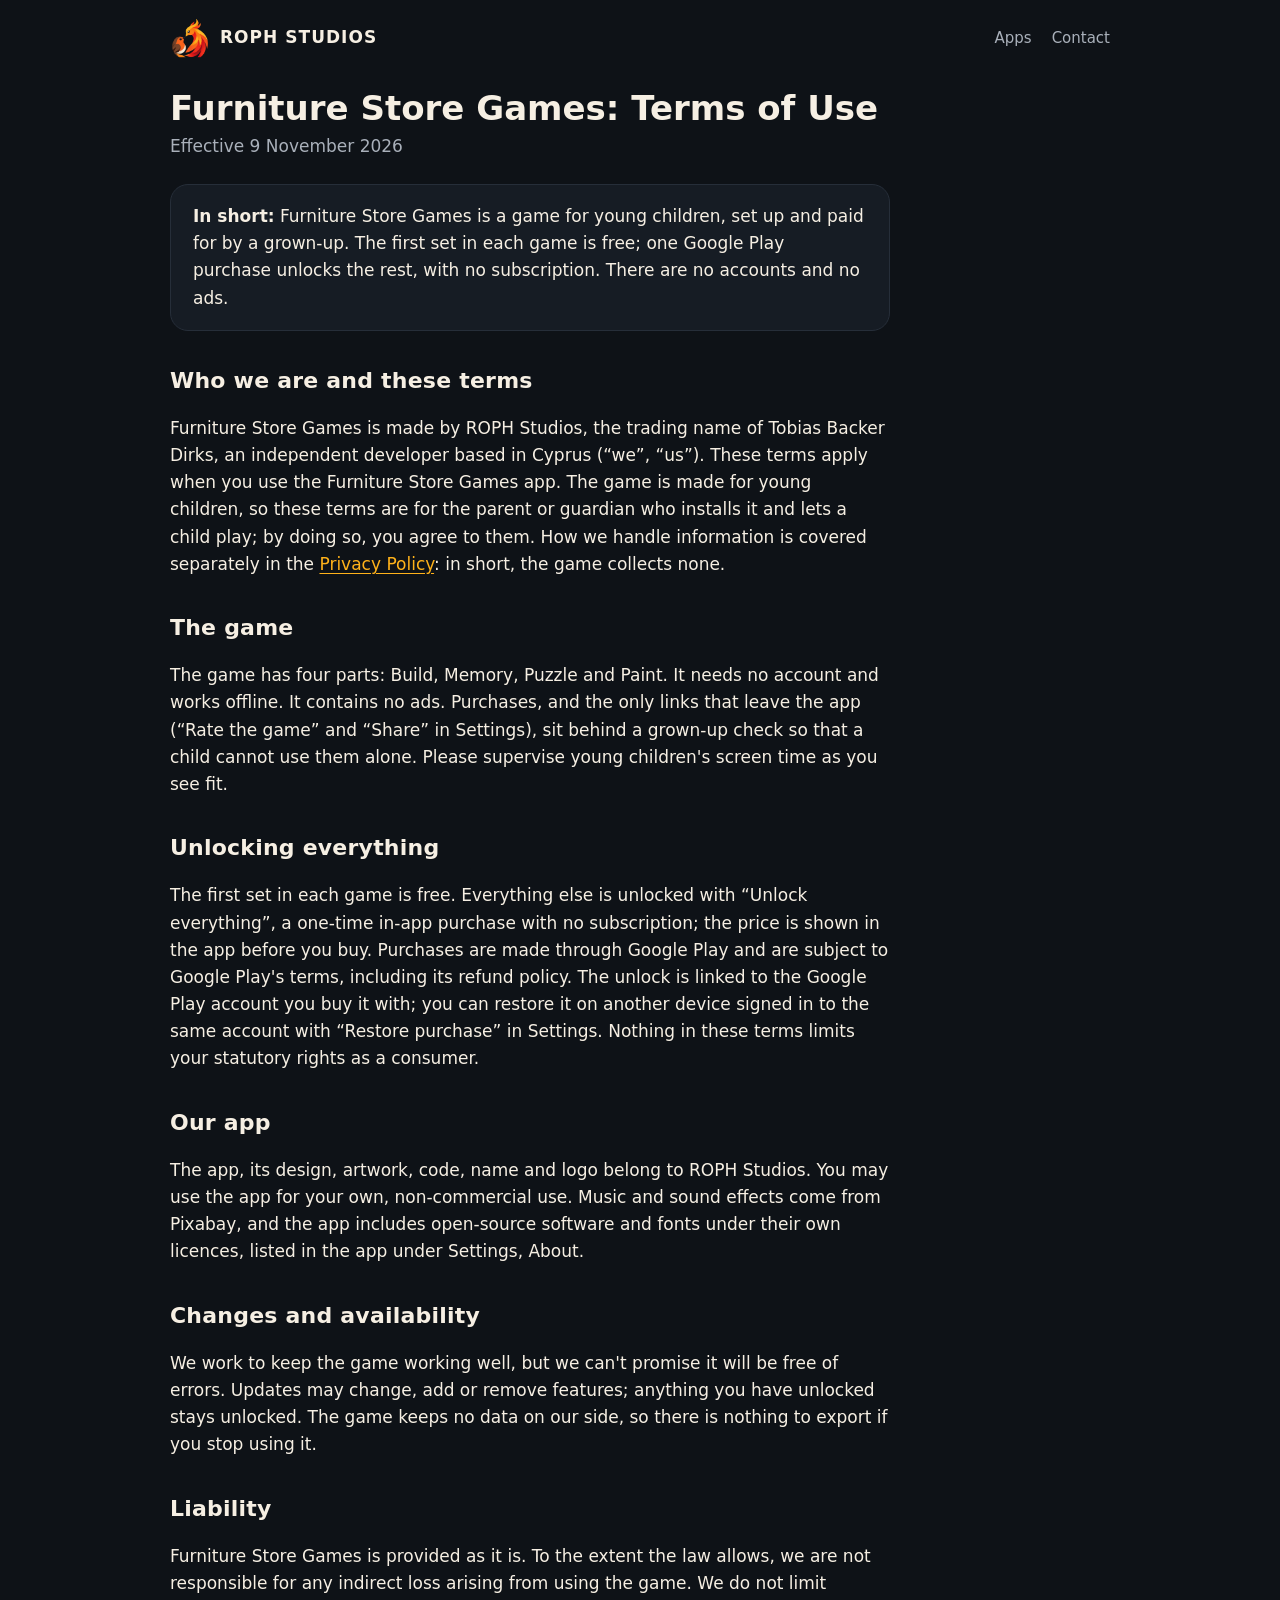
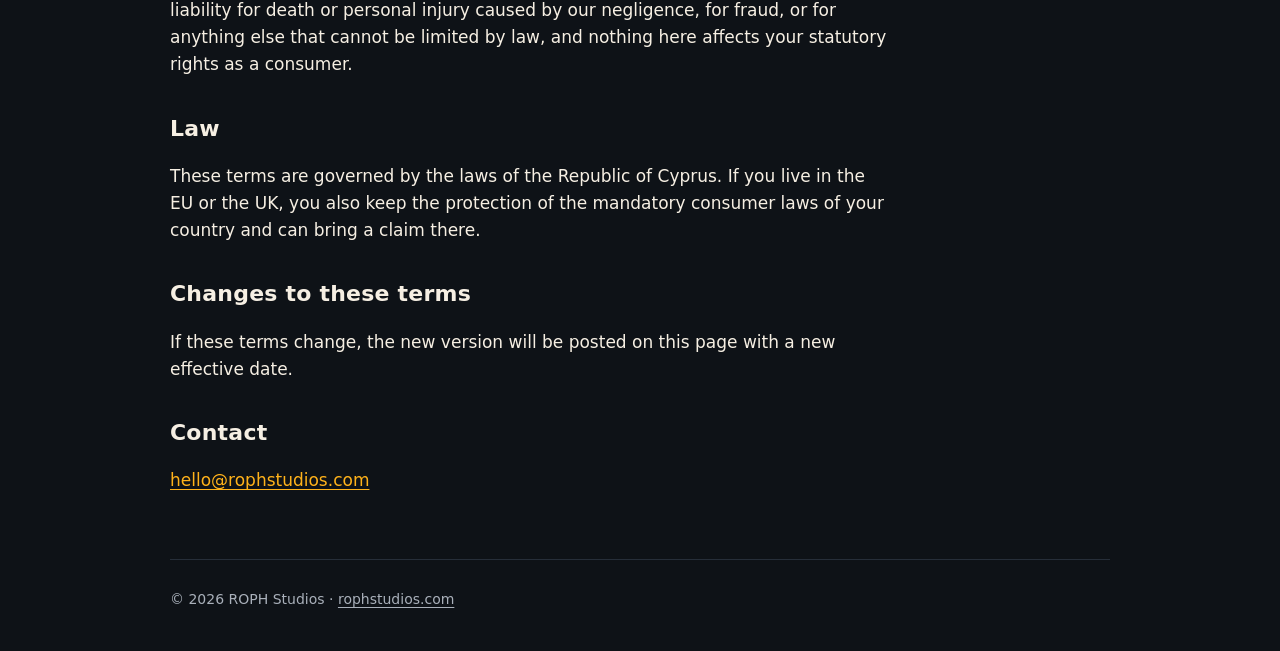
<file: furniture-store-games/terms.html>
<!doctype html>
<html lang="en-GB">
<head>
  <meta charset="utf-8">
  <meta name="viewport" content="width=device-width, initial-scale=1">
  <title>Furniture Store Games: Terms of Use</title>
  <meta property="og:type" content="website">
  <meta property="og:site_name" content="ROPH Studios">
  <meta property="og:title" content="Furniture Store Games: Terms of Use">
  <meta property="og:description" content="The terms for using Furniture Store Games: the one-time unlock, the game itself, and your rights.">
  <meta property="og:url" content="https://rophstudios.com/furniture-store-games/terms">
  <meta property="og:image" content="https://rophstudios.com/assets/og-fsg.jpg">
  <meta property="og:image:width" content="1200">
  <meta property="og:image:height" content="630">
  <meta name="twitter:card" content="summary_large_image">
  <link rel="icon" href="/assets/favicon.png">
  <link rel="stylesheet" href="/assets/site.css">
</head>
<body>
  <div class="wrap">
    <header class="site-head">
      <a class="brand" href="/"><img src="/assets/roph-emblem.webp" alt=""><span>ROPH STUDIOS</span></a>
      <nav><a href="/#apps">Apps</a><a href="/#contact">Contact</a></nav>
    </header>

    <main class="doc">
      <h1>Furniture Store Games: Terms of Use</h1>
      <p class="meta">Effective 9 November 2026</p>

      <div class="card">
        <strong>In short:</strong> Furniture Store Games is a game for young children, set up and paid for by a
        grown-up. The first set in each game is free; one Google Play purchase unlocks the rest, with no
        subscription. There are no accounts and no ads.
      </div>

      <h2>Who we are and these terms</h2>
      <p>Furniture Store Games is made by ROPH Studios, the trading name of Tobias Backer Dirks, an independent
        developer based in Cyprus (“we”, “us”). These terms apply when you use the Furniture Store Games app. The
        game is made for young children, so these terms are for the parent or guardian who installs it and
        lets a child play; by doing so, you agree to them. How we handle information is covered separately in
        the <a href="/furniture-store-games/privacy">Privacy Policy</a>: in short, the game collects none.</p>

      <h2>The game</h2>
      <p>The game has four parts: Build, Memory, Puzzle and Paint. It needs no account and works offline. It
        contains no ads. Purchases, and the only links that leave the app (“Rate the game” and “Share” in
        Settings), sit behind a grown-up check so that a child cannot use them alone. Please supervise young
        children's screen time as you see fit.</p>

      <h2>Unlocking everything</h2>
      <p>The first set in each game is free. Everything else is unlocked with “Unlock everything”, a one-time
        in-app purchase with no subscription; the price is shown in the app before you buy. Purchases are made
        through Google Play and are subject to Google Play's terms, including its refund policy. The unlock is
        linked to the Google Play account you buy it with; you can restore it on another device signed in to
        the same account with “Restore purchase” in Settings. Nothing in these terms limits your statutory
        rights as a consumer.</p>

      <h2>Our app</h2>
      <p>The app, its design, artwork, code, name and logo belong to ROPH Studios. You may use the app for your
        own, non-commercial use. Music and sound effects come from Pixabay, and the app includes open-source
        software and fonts under their own licences, listed in the app under Settings, About.</p>

      <h2>Changes and availability</h2>
      <p>We work to keep the game working well, but we can't promise it will be free of errors. Updates may
        change, add or remove features; anything you have unlocked stays unlocked. The game keeps no data on
        our side, so there is nothing to export if you stop using it.</p>

      <h2>Liability</h2>
      <p>Furniture Store Games is provided as it is. To the extent the law allows, we are not responsible for
        any indirect loss arising from using the game. We do not limit liability for death or personal injury
        caused by our negligence, for fraud, or for anything else that cannot be limited by law, and nothing
        here affects your statutory rights as a consumer.</p>

      <h2>Law</h2>
      <p>These terms are governed by the laws of the Republic of Cyprus. If you live in the EU or the UK, you
        also keep the protection of the mandatory consumer laws of your country and can bring a claim
        there.</p>

      <h2>Changes to these terms</h2>
      <p>If these terms change, the new version will be posted on this page with a new effective date.</p>

      <h2>Contact</h2>
      <p><a href="mailto:hello@rophstudios.com">hello@rophstudios.com</a></p>
    </main>

    <footer>© 2026 ROPH Studios · <a href="/">rophstudios.com</a></footer>
  </div>
</body>
</html>
</file>
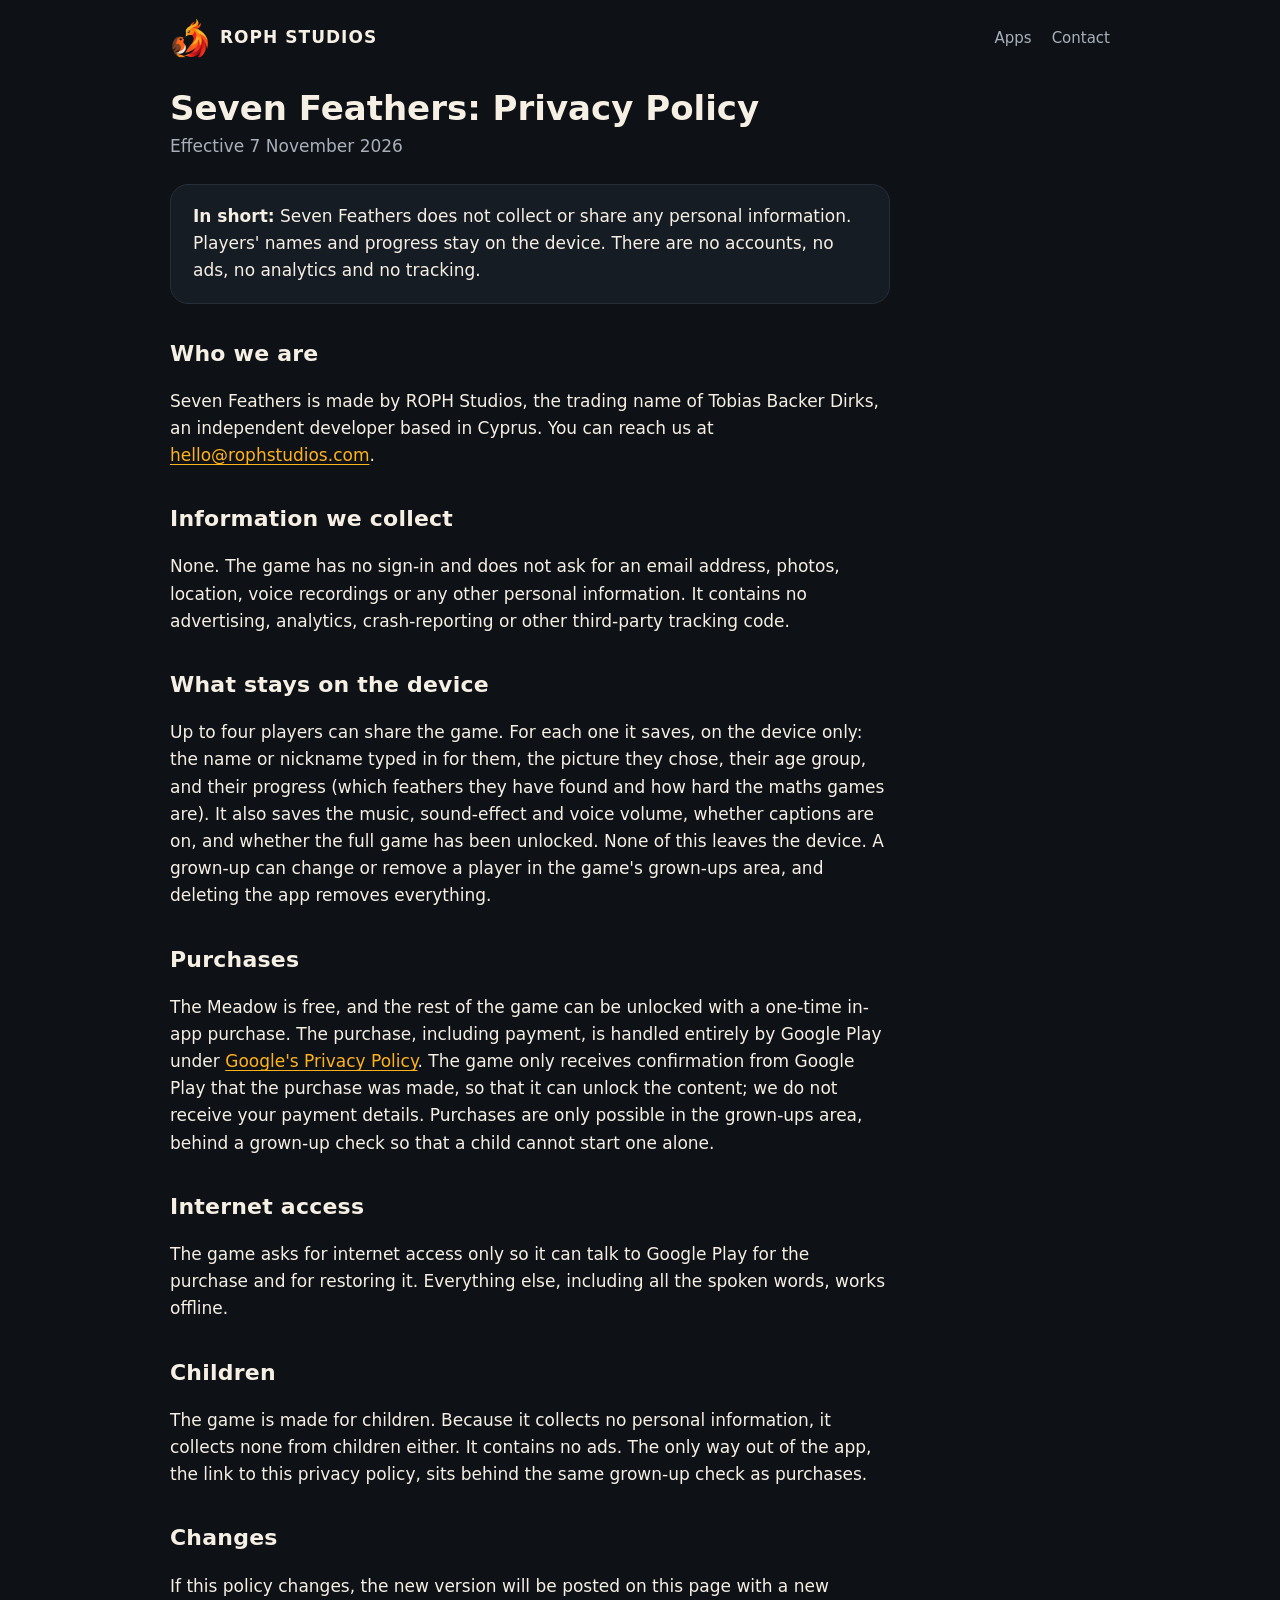
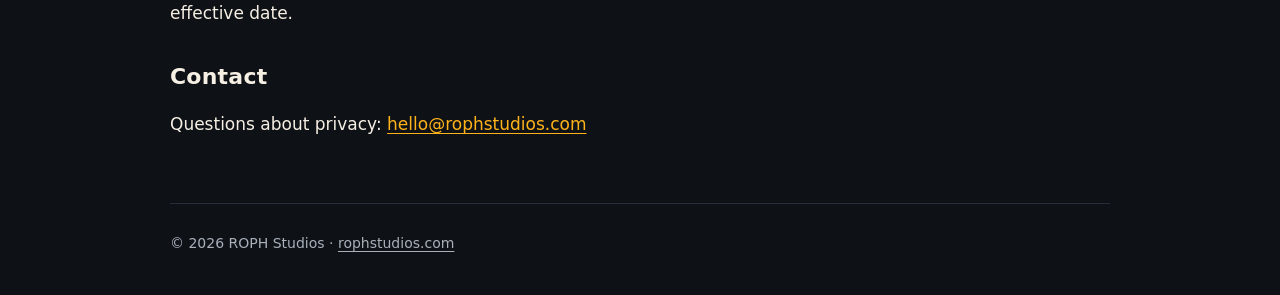
<file: seven-feathers/privacy.html>
<!doctype html>
<html lang="en-GB">
<head>
  <meta charset="utf-8">
  <meta name="viewport" content="width=device-width, initial-scale=1">
  <title>Seven Feathers: Privacy Policy</title>
  <meta property="og:type" content="website">
  <meta property="og:site_name" content="ROPH Studios">
  <meta property="og:title" content="Seven Feathers: Privacy Policy">
  <meta property="og:description" content="Seven Feathers collects no personal information: no accounts, ads, analytics or tracking.">
  <meta property="og:url" content="https://rophstudios.com/seven-feathers/privacy">
  <meta property="og:image" content="https://rophstudios.com/assets/og-image.jpg">
  <meta property="og:image:width" content="1200">
  <meta property="og:image:height" content="630">
  <meta name="twitter:card" content="summary_large_image">
  <link rel="icon" href="/assets/favicon.png">
  <link rel="stylesheet" href="/assets/site.css">
</head>
<body>
  <div class="wrap">
    <header class="site-head">
      <a class="brand" href="/"><img src="/assets/roph-emblem.webp" alt=""><span>ROPH STUDIOS</span></a>
      <nav><a href="/#apps">Apps</a><a href="/#contact">Contact</a></nav>
    </header>

    <main class="doc">
      <h1>Seven Feathers: Privacy Policy</h1>
      <p class="meta">Effective 7 November 2026</p>

      <div class="card">
        <strong>In short:</strong> Seven Feathers does not collect or share any personal information.
        Players' names and progress stay on the device. There are no accounts, no ads, no analytics and
        no tracking.
      </div>

      <h2>Who we are</h2>
      <p>Seven Feathers is made by ROPH Studios, the trading name of Tobias Backer Dirks, an
        independent developer based in Cyprus. You can reach us at
        <a href="mailto:hello@rophstudios.com">hello@rophstudios.com</a>.</p>

      <h2>Information we collect</h2>
      <p>None. The game has no sign-in and does not ask for an email address, photos, location, voice
        recordings or any other personal information. It contains no advertising, analytics,
        crash-reporting or other third-party tracking code.</p>

      <h2>What stays on the device</h2>
      <p>Up to four players can share the game. For each one it saves, on the device only: the name or
        nickname typed in for them, the picture they chose, their age group, and their progress (which
        feathers they have found and how hard the maths games are). It also saves the music, sound-effect
        and voice volume, whether captions are on, and whether the full game has been unlocked. None of
        this leaves the device. A grown-up can change or remove a player in the game's grown-ups area,
        and deleting the app removes everything.</p>

      <h2>Purchases</h2>
      <p>The Meadow is free, and the rest of the game can be unlocked with a one-time in-app purchase.
        The purchase, including payment, is handled entirely by Google Play under
        <a href="https://policies.google.com/privacy">Google's Privacy Policy</a>. The game only receives
        confirmation from Google Play that the purchase was made, so that it can unlock the content; we do
        not receive your payment details. Purchases are only possible in the grown-ups area, behind a
        grown-up check so that a child cannot start one alone.</p>

      <h2>Internet access</h2>
      <p>The game asks for internet access only so it can talk to Google Play for the purchase and for
        restoring it. Everything else, including all the spoken words, works offline.</p>

      <h2>Children</h2>
      <p>The game is made for children. Because it collects no personal information, it collects none
        from children either. It contains no ads. The only way out of the app, the link to this privacy
        policy, sits behind the same grown-up check as purchases.</p>

      <h2>Changes</h2>
      <p>If this policy changes, the new version will be posted on this page with a new effective date.</p>

      <h2>Contact</h2>
      <p>Questions about privacy: <a href="mailto:hello@rophstudios.com">hello@rophstudios.com</a></p>
    </main>

    <footer>© 2026 ROPH Studios · <a href="/">rophstudios.com</a></footer>
  </div>
</body>
</html>
</file>
<file: assets/site.css>
:root {
  --bg: #0e1217;
  --panel: #161c24;
  --line: #262e39;
  --text: #f6efe3;
  --muted: #a9b0ba;
  --flame: #ff7a1a;
  --flame-2: #ffb21a;
  --radius: 18px;
  color-scheme: dark;
}

* { box-sizing: border-box; }

html { -webkit-text-size-adjust: 100%; }

body {
  margin: 0;
  background: var(--bg);
  color: var(--text);
  font-family: system-ui, -apple-system, "Segoe UI", Roboto, sans-serif;
  font-size: 17px;
  line-height: 1.6;
}

a { color: var(--flame-2); text-underline-offset: 3px; }
a:hover { color: var(--flame); }

.wrap { max-width: 980px; margin: 0 auto; padding: 0 20px; }

/* Header */
.site-head {
  display: flex; align-items: center; justify-content: space-between;
  padding: 18px 0;
}
.brand { display: flex; align-items: center; gap: 10px; color: var(--text); text-decoration: none; }
.brand img { width: 40px; height: 40px; border-radius: 10px; }
.brand span { font-weight: 700; letter-spacing: 0.06em; }
.site-head nav a { color: var(--muted); text-decoration: none; margin-left: 20px; font-size: 15px; }
.site-head nav a:hover { color: var(--text); }

/* Hero */
.hero { text-align: center; padding: 28px 0 56px; }
.hero img { width: min(300px, 70vw); height: auto; }
.hero p {
  max-width: 560px; margin: 8px auto 0;
  font-size: 20px; color: var(--muted);
}

h2 {
  font-weight: 700;
  font-size: 28px; margin: 0 0 20px; letter-spacing: 0.01em;
}
section { padding: 36px 0; border-top: 1px solid var(--line); }

/* App cards */
.apps { display: grid; gap: 18px; grid-template-columns: repeat(auto-fit, minmax(260px, 1fr)); }
.app {
  background: var(--panel); border: 1px solid var(--line); border-radius: var(--radius);
  padding: 22px; display: flex; flex-direction: column; gap: 12px;
}
.app header { display: flex; align-items: center; gap: 14px; }
.app header img { width: 64px; height: 64px; border-radius: 16px; flex: none; }
.app h3 { font-size: 20px; margin: 0; line-height: 1.25; }
.app p { margin: 0; color: var(--muted); flex: 1; }
.app .links { display: flex; flex-wrap: wrap; gap: 6px 16px; font-size: 15px; }
.badge {
  display: inline-block; font-size: 12px; font-weight: 600; letter-spacing: 0.04em;
  text-transform: uppercase; padding: 2px 9px; border-radius: 999px; margin-top: 4px;
  background: rgba(255, 122, 26, 0.14); color: var(--flame-2);
}
.badge.wip { background: rgba(169, 176, 186, 0.14); color: var(--muted); }

.shots { display: grid; gap: 18px 14px; grid-template-columns: repeat(auto-fit, minmax(min(100%, 420px), 1fr)); margin-top: 20px; }
.shots figure { margin: 0; }
.shots img { display: block; width: 100%; height: auto; border-radius: 12px; border: 1px solid var(--line); }
.shots figcaption { color: var(--muted); font-size: 14px; margin-top: 6px; }

/* Long-form pages (privacy etc.) */
.doc { max-width: 720px; padding-bottom: 48px; }
.doc h1 { font-size: 34px; line-height: 1.2; margin: 12px 0 4px; }
.doc h2 { font-size: 22px; margin: 32px 0 8px; }
.doc .meta { color: var(--muted); margin: 0 0 24px; }
/* Official badge art has its own padding, so pull it in to line up with the text. */
.doc .store { margin: 4px 0 8px -12px; }
.doc .store img { display: block; width: 200px; height: auto; }
.doc li { margin: 4px 0; }
.doc .card {
  background: var(--panel); border: 1px solid var(--line); border-radius: var(--radius);
  padding: 18px 22px; margin: 20px 0;
}

footer { border-top: 1px solid var(--line); padding: 28px 0 40px; color: var(--muted); font-size: 14px; }
footer a { color: var(--muted); }

@media (max-width: 560px) {
  body { font-size: 16px; }
  .site-head nav a { margin-left: 14px; }
  .brand span { display: none; }
  .hero p { font-size: 18px; }
}
</file>
